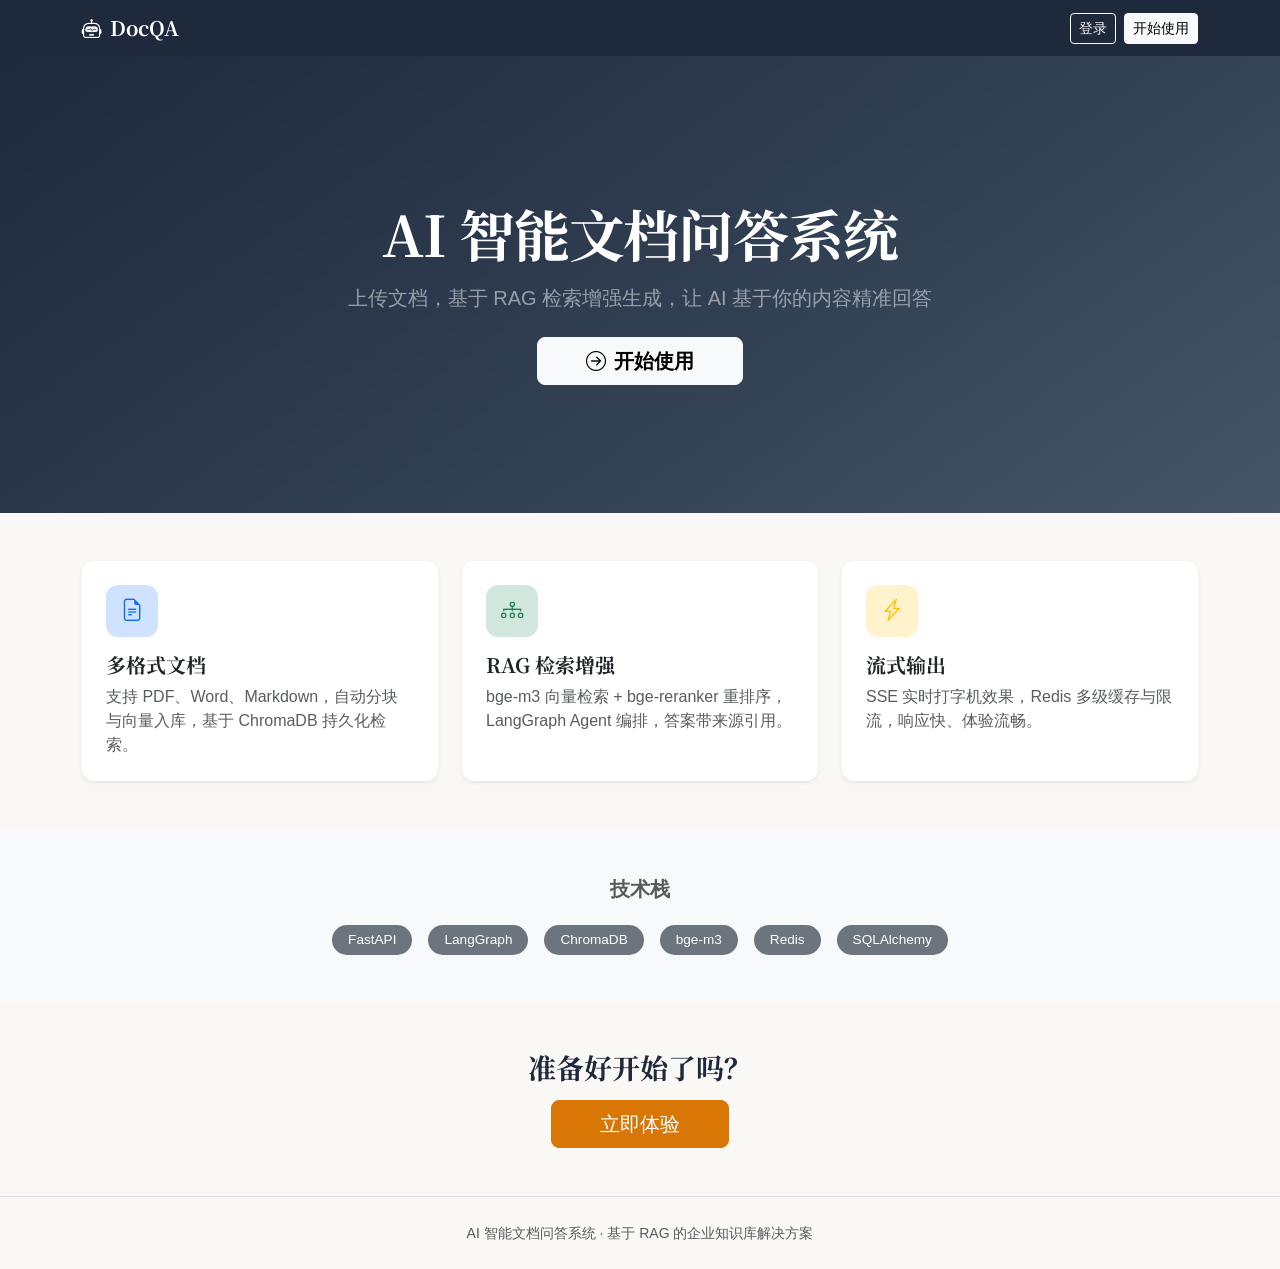
<file: static/index.html>
<!DOCTYPE html>
<html lang="zh-CN">
<head>
    <meta charset="UTF-8">
    <meta name="viewport" content="width=device-width, initial-scale=1.0">
    <title>AI 智能文档问答系统</title>
    <link rel="preconnect" href="https://fonts.googleapis.com">
    <link rel="preconnect" href="https://fonts.gstatic.com" crossorigin>
    <link href="https://fonts.googleapis.com/css2?family=Noto+Serif+SC:wght@600;700&display=swap" rel="stylesheet">
    <link href="https://cdn.jsdelivr.net/npm/bootstrap@5.3.3/dist/css/bootstrap.min.css" rel="stylesheet">
    <link href="https://cdn.jsdelivr.net/npm/bootstrap-icons@1.11.3/font/bootstrap-icons.min.css" rel="stylesheet">
    <link href="/static/css/style.css" rel="stylesheet">
</head>
<body class="landing-body">
    <!-- 顶部导航 -->
    <nav class="navbar navbar-expand-lg navbar-dark bg-transparent landing-nav">
        <div class="container">
            <a class="navbar-brand fw-bold" href="/">
                <i class="bi bi-robot me-2"></i>DocQA
            </a>
            <div class="d-flex">
                <a href="/login.html" class="btn btn-outline-light btn-sm me-2">登录</a>
                <a href="/login.html" class="btn btn-light btn-sm">开始使用</a>
            </div>
        </div>
    </nav>

    <!-- Hero -->
    <header class="landing-hero text-white">
        <div class="container text-center py-5">
            <h1 class="display-4 fw-bold mb-3">AI 智能文档问答系统</h1>
            <p class="lead mb-4 text-white-50">上传文档，基于 RAG 检索增强生成，让 AI 基于你的内容精准回答</p>
            <a href="/login.html" class="btn btn-light btn-lg px-5 fw-semibold">
                <i class="bi bi-arrow-right-circle me-2"></i>开始使用
            </a>
        </div>
    </header>

    <!-- 特性卡片 -->
    <section class="container py-5">
        <div class="row g-4">
            <div class="col-md-4">
                <div class="card feature-card h-100 border-0 shadow-sm">
                    <div class="card-body p-4">
                        <div class="feature-icon bg-primary-subtle text-primary mb-3"><i class="bi bi-file-earmark-text"></i></div>
                        <h5 class="fw-bold">多格式文档</h5>
                        <p class="text-muted mb-0">支持 PDF、Word、Markdown，自动分块与向量入库，基于 ChromaDB 持久化检索。</p>
                    </div>
                </div>
            </div>
            <div class="col-md-4">
                <div class="card feature-card h-100 border-0 shadow-sm">
                    <div class="card-body p-4">
                        <div class="feature-icon bg-success-subtle text-success mb-3"><i class="bi bi-diagram-3"></i></div>
                        <h5 class="fw-bold">RAG 检索增强</h5>
                        <p class="text-muted mb-0">bge-m3 向量检索 + bge-reranker 重排序，LangGraph Agent 编排，答案带来源引用。</p>
                    </div>
                </div>
            </div>
            <div class="col-md-4">
                <div class="card feature-card h-100 border-0 shadow-sm">
                    <div class="card-body p-4">
                        <div class="feature-icon bg-warning-subtle text-warning mb-3"><i class="bi bi-lightning-charge"></i></div>
                        <h5 class="fw-bold">流式输出</h5>
                        <p class="text-muted mb-0">SSE 实时打字机效果，Redis 多级缓存与限流，响应快、体验流畅。</p>
                    </div>
                </div>
            </div>
        </div>
    </section>

    <!-- 技术栈 -->
    <section class="bg-light py-5">
        <div class="container text-center">
            <h5 class="text-muted fw-semibold mb-4">技术栈</h5>
            <div class="d-flex flex-wrap justify-content-center gap-3 tech-badges">
                <span class="badge rounded-pill bg-secondary px-3 py-2">FastAPI</span>
                <span class="badge rounded-pill bg-secondary px-3 py-2">LangGraph</span>
                <span class="badge rounded-pill bg-secondary px-3 py-2">ChromaDB</span>
                <span class="badge rounded-pill bg-secondary px-3 py-2">bge-m3</span>
                <span class="badge rounded-pill bg-secondary px-3 py-2">Redis</span>
                <span class="badge rounded-pill bg-secondary px-3 py-2">SQLAlchemy</span>
            </div>
        </div>
    </section>

    <!-- 底部 CTA -->
    <section class="py-5 text-center">
        <div class="container">
            <h3 class="fw-bold mb-3">准备好开始了吗？</h3>
            <a href="/login.html" class="btn btn-primary btn-lg px-5">立即体验</a>
        </div>
    </section>

    <footer class="text-center text-muted py-4 border-top">
        <small>AI 智能文档问答系统 · 基于 RAG 的企业知识库解决方案</small>
    </footer>

    <script src="/static/js/common.js"></script>
    <script>
        // 已登录用户直接跳对话页，不留在落地页
        if (window.API.Token.exists()) {
            location.href = "/chat.html";
        }
    </script>
</body>
</html>
</file>
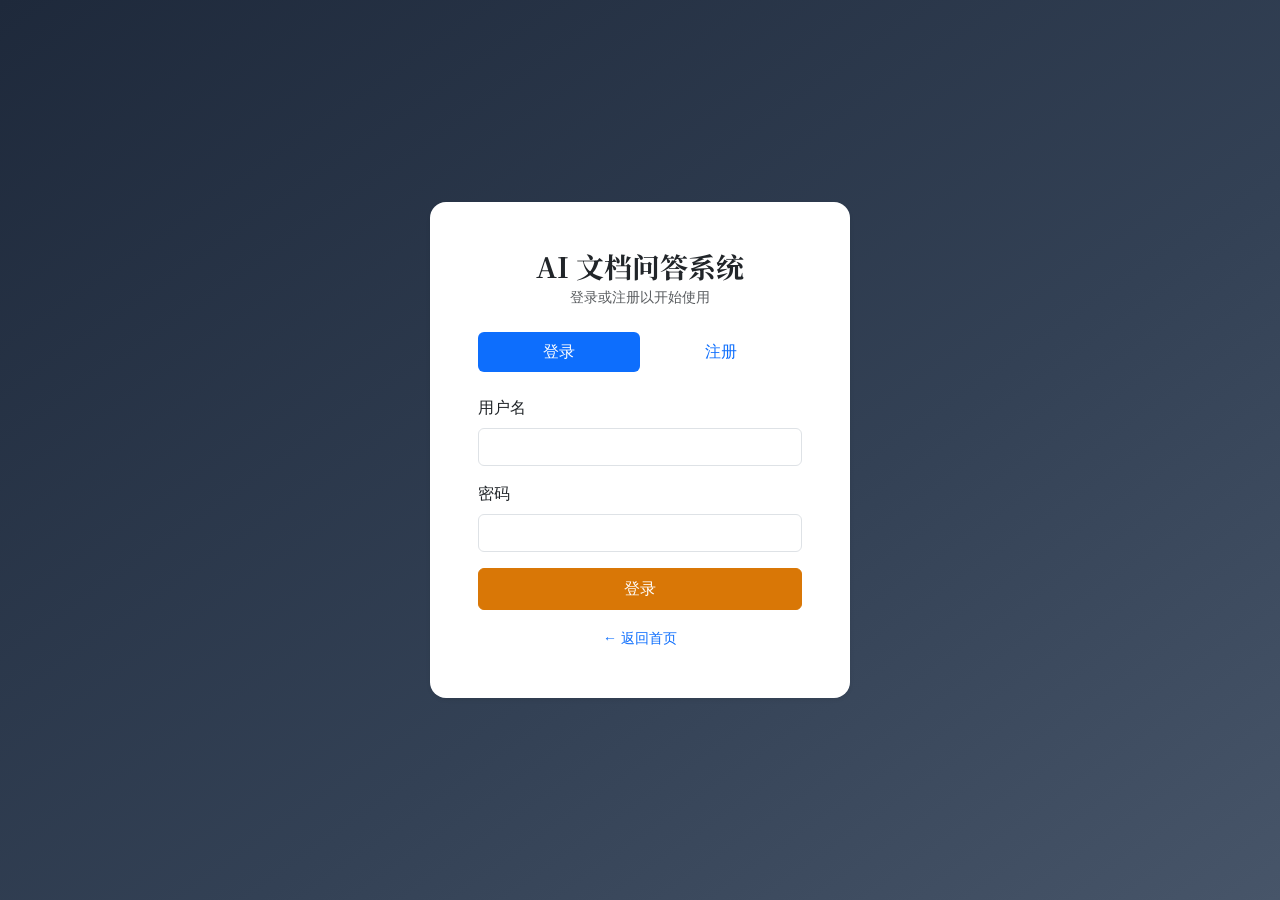
<file: static/login.html>
<!DOCTYPE html>
<html lang="zh-CN">
<head>
    <meta charset="UTF-8">
    <meta name="viewport" content="width=device-width, initial-scale=1.0">
    <title>登录 · AI 智能文档问答系统</title>
    <link rel="preconnect" href="https://fonts.googleapis.com">
    <link rel="preconnect" href="https://fonts.gstatic.com" crossorigin>
    <link href="https://fonts.googleapis.com/css2?family=Noto+Serif+SC:wght@600;700&display=swap" rel="stylesheet">
    <link href="https://cdn.jsdelivr.net/npm/bootstrap@5.3.3/dist/css/bootstrap.min.css" rel="stylesheet">
    <link href="/static/css/style.css" rel="stylesheet">
</head>
<body class="auth-body">
    <div class="auth-wrapper">
        <div class="card auth-card shadow-sm">
            <div class="card-body p-4 p-md-5">
                <div class="text-center mb-4">
                    <h3 class="fw-bold mb-1">AI 文档问答系统</h3>
                    <div class="text-muted small">登录或注册以开始使用</div>
                </div>

                <!-- 切换标签 -->
                <ul class="nav nav-pills nav-justified mb-4" id="authTab" role="tablist">
                    <li class="nav-item" role="presentation">
                        <button class="nav-link active" id="login-tab" data-bs-toggle="pill" data-bs-target="#login-pane" type="button" role="tab">登录</button>
                    </li>
                    <li class="nav-item" role="presentation">
                        <button class="nav-link" id="register-tab" data-bs-toggle="pill" data-bs-target="#register-pane" type="button" role="tab">注册</button>
                    </li>
                </ul>

                <div class="tab-content">
                    <!-- 登录表单 -->
                    <div class="tab-pane fade show active" id="login-pane" role="tabpanel">
                        <form id="loginForm" novalidate>
                            <div class="mb-3">
                                <label class="form-label">用户名</label>
                                <input type="text" class="form-control" name="username" autocomplete="username" required>
                            </div>
                            <div class="mb-3">
                                <label class="form-label">密码</label>
                                <input type="password" class="form-control" name="password" autocomplete="current-password" required>
                            </div>
                            <button type="submit" class="btn btn-primary w-100 py-2" id="loginBtn">登录</button>
                        </form>
                    </div>

                    <!-- 注册表单 -->
                    <div class="tab-pane fade" id="register-pane" role="tabpanel">
                        <form id="registerForm" novalidate>
                            <div class="mb-3">
                                <label class="form-label">用户名</label>
                                <input type="text" class="form-control" name="username" autocomplete="username" required minlength="3" maxlength="50">
                                <div class="form-text">3-50 个字符</div>
                            </div>
                            <div class="mb-3">
                                <label class="form-label">密码</label>
                                <input type="password" class="form-control" name="password" autocomplete="new-password" required minlength="6" maxlength="128">
                                <div class="form-text">至少 6 位</div>
                            </div>
                            <div class="mb-3">
                                <label class="form-label">确认密码</label>
                                <input type="password" class="form-control" name="password2" autocomplete="new-password" required>
                            </div>
                            <button type="submit" class="btn btn-primary w-100 py-2" id="registerBtn">注册</button>
                        </form>
                    </div>
                </div>

                <!-- 提示信息 -->
                <div id="authAlert" class="alert mt-3 mb-0 d-none" role="alert"></div>

                <div class="text-center mt-3">
                    <a href="/" class="text-decoration-none small">← 返回首页</a>
                </div>
            </div>
        </div>
    </div>

    <script src="https://cdn.jsdelivr.net/npm/bootstrap@5.3.3/dist/js/bootstrap.bundle.min.js"></script>
    <script src="/static/js/common.js"></script>
    <script src="/static/js/auth.js"></script>
</body>
</html>
</file>
<file: static/css/style.css>
/* ==========================================================================
   AI 智能文档问答系统 · 墨韵书卷主题
   深靛蓝 + 暖米白 + 琥珀金 | Noto Serif SC 衬线标题
   ========================================================================== */

/* ---------- Design Tokens ---------- */
:root {
    /* 主色：深靛蓝 */
    --ink: #1e293b;
    --ink-light: #475569;
    --ink-muted: #94a3b8;

    /* 背景：暖色调 */
    --paper: #faf8f5;
    --parchment: #f5f0e8;
    --surface: #ffffff;

    /* 强调：琥珀金 */
    --amber: #d97706;
    --amber-dark: #b45309;
    --amber-light: #fef3c7;
    --amber-glow: rgba(217, 119, 6, 0.15);

    /* 边框 */
    --border: #e8e0d4;
    --border-focus: var(--amber);

    /* 阴影（暖色调） */
    --shadow-xs: 0 1px 2px rgba(120, 90, 50, 0.04);
    --shadow-sm: 0 1px 3px rgba(120, 90, 50, 0.06);
    --shadow-md: 0 4px 12px rgba(120, 90, 50, 0.08);
    --shadow-lg: 0 12px 32px rgba(120, 90, 50, 0.1);

    /* 圆角 */
    --radius: 12px;

    /* 过渡 */
    --ease: cubic-bezier(0.4, 0, 0.2, 1);
    --duration: 200ms;

    /* Bootstrap 覆写 */
    --brand: var(--amber);
    --brand-dark: var(--amber-dark);
    --user-bubble: var(--amber);
    --assistant-bubble: var(--parchment);
}

/* ---------- Global Reset ---------- */
body {
    background-color: var(--paper);
    font-family: -apple-system, BlinkMacSystemFont, "Segoe UI", "PingFang SC",
        "Microsoft YaHei", Roboto, Helvetica, Arial, sans-serif;
    color: var(--ink);
    -webkit-font-smoothing: antialiased;
}

/* 标题：Noto Serif SC 衬线 */
.navbar-brand,
h1, h2, h3,
.display-4,
.fw-bold {
    font-family: 'Noto Serif SC', Georgia, 'Times New Roman', serif;
}

/* ---------- Bootstrap 覆写 ---------- */
.btn-primary {
    --bs-btn-bg: var(--amber);
    --bs-btn-border-color: var(--amber);
    --bs-btn-hover-bg: var(--amber-dark);
    --bs-btn-hover-border-color: var(--amber-dark);
    --bs-btn-active-bg: #92400e;
    --bs-btn-focus-shadow: 0 0 0 0.2rem var(--amber-glow);
}

.nav-link.active {
    background-color: var(--amber);
}

/* 导航栏：深靛蓝 */
.navbar-dark.bg-dark,
.navbar-dark {
    background-color: var(--ink) !important;
}

/* ---------- Focus Ring（键盘可访问性） ---------- */
:focus-visible {
    outline: 2px solid var(--amber);
    outline-offset: 2px;
}

/* ---------- Reduced Motion ---------- */
@media (prefers-reduced-motion: reduce) {
    *, *::before, *::after {
        animation-duration: 0.01ms !important;
        transition-duration: 0.01ms !important;
    }
}

/* ===================== 登录页 ===================== */
.auth-body {
    min-height: 100vh;
    display: flex;
    align-items: center;
    justify-content: center;
    background: linear-gradient(145deg, var(--ink) 0%, #334155 60%, #475569 100%);
    padding: 1rem;
}

.auth-wrapper {
    width: 100%;
    max-width: 420px;
}

.auth-card {
    border: none;
    border-radius: 16px;
    box-shadow: var(--shadow-lg);
}

/* ===================== 落地页 ===================== */
.landing-body {
    background-color: var(--paper);
}

.landing-nav {
    position: relative;
    z-index: 2;
}

.landing-hero {
    background: linear-gradient(145deg, var(--ink) 0%, #334155 60%, #475569 100%);
    padding: 6rem 0 5rem;
}

.landing-hero .display-4 {
    letter-spacing: -0.02em;
}

.feature-card {
    border-radius: var(--radius);
    border: 1px solid var(--border);
    transition: transform var(--duration) var(--ease), box-shadow var(--duration) var(--ease);
    background: var(--surface);
}

.feature-card:hover {
    transform: translateY(-3px);
    box-shadow: var(--shadow-lg);
}

.feature-icon {
    width: 52px;
    height: 52px;
    border-radius: var(--radius);
    display: flex;
    align-items: center;
    justify-content: center;
    font-size: 1.4rem;
    background-color: var(--amber-light);
    color: var(--amber);
}

.tech-badges .badge {
    font-weight: 500;
    font-size: 0.85rem;
}

/* ===================== 文档管理页 ===================== */
.drop-zone {
    border: 2px dashed var(--border);
    border-radius: var(--radius);
    cursor: pointer;
    transition: all var(--duration) var(--ease);
    background-color: var(--amber-light);
}

.drop-zone:hover,
.drop-zone.drag-over {
    border-color: var(--amber);
    background-color: #fef0c7;
}

.drop-zone.drag-over {
    transform: scale(1.01);
    box-shadow: var(--shadow-md);
}

.table > :not(caption) > * > * {
    padding: 0.75rem 0.85rem;
}

/* ===================== 对话页 ===================== */
.chat-body {
    background-color: var(--paper);
}

.chat-container {
    display: flex;
    flex-direction: row;
    height: calc(100vh - 56px);
}

/* 左侧会话侧边栏 */
.chat-sidebar {
    width: 260px;
    flex-shrink: 0;
    background-color: var(--surface);
    border-right: 1px solid var(--border);
    display: flex;
    flex-direction: column;
}

.sidebar-header {
    display: flex;
    align-items: center;
    justify-content: space-between;
    padding: 0.85rem 1rem;
    border-bottom: 1px solid var(--border);
}

.conv-list {
    flex: 1;
    overflow-y: auto;
    padding: 0.5rem;
}

.conv-item {
    display: flex;
    align-items: center;
    justify-content: space-between;
    padding: 0.55rem 0.75rem;
    border-radius: 8px;
    cursor: pointer;
    margin-bottom: 2px;
    transition: background-color var(--duration) var(--ease);
    font-size: 0.875rem;
}

.conv-item:hover {
    background-color: var(--parchment);
}

.conv-item.active {
    background-color: var(--amber-light);
    color: var(--amber-dark);
    font-weight: 500;
}

.conv-item .conv-title {
    flex: 1;
    overflow: hidden;
    text-overflow: ellipsis;
    white-space: nowrap;
}

.conv-item .conv-del {
    opacity: 0;
    border: none;
    background: transparent;
    color: #dc2626;
    padding: 0 0.25rem;
    font-size: 0.9rem;
    transition: opacity var(--duration) var(--ease);
}

.conv-item:hover .conv-del,
.conv-item.active .conv-del {
    opacity: 0.6;
}

.conv-item .conv-del:hover {
    opacity: 1;
}

/* 右侧对话主区 */
.chat-main {
    flex: 1;
    display: flex;
    flex-direction: column;
    min-width: 0;
}

.chat-box {
    flex: 1;
    overflow-y: auto;
    padding: 1.5rem 0;
}

.msg-row {
    display: flex;
    margin-bottom: 1.25rem;
    padding: 0 1rem;
    max-width: 860px;
    margin-left: auto;
    margin-right: auto;
    width: 100%;
    /* 消息入场动画 */
    animation: msgFadeIn 0.3s var(--ease) both;
}

@keyframes msgFadeIn {
    from { opacity: 0; transform: translateY(8px); }
    to { opacity: 1; transform: translateY(0); }
}

.user-row {
    justify-content: flex-end;
}

.assistant-row {
    justify-content: flex-start;
}

.bubble {
    max-width: 80%;
    padding: 0.8rem 1rem;
    border-radius: var(--radius);
    line-height: 1.65;
    word-break: break-word;
}

/* 用户气泡：便签效果 */
.user-bubble {
    background: linear-gradient(135deg, var(--amber) 0%, #e8920d 100%);
    color: #fff;
    border-bottom-right-radius: 4px;
    box-shadow: 0 2px 8px rgba(217, 119, 6, 0.25);
    transform: rotate(-0.5deg);
    transition: transform var(--duration) var(--ease);
}

.user-bubble:hover {
    transform: rotate(0deg) scale(1.01);
}

/* AI 气泡：羊皮纸质感 */
.assistant-bubble {
    background-color: var(--parchment);
    border: 1px solid var(--border);
    border-bottom-left-radius: 4px;
    box-shadow: var(--shadow-xs);
}

/* 打字机光标：琥珀色 */
.typing-cursor {
    display: inline-block;
    width: 7px;
    height: 1.1em;
    background-color: var(--amber);
    vertical-align: text-bottom;
    margin-left: 2px;
    border-radius: 1px;
    animation: blink 1s steps(2, start) infinite;
}

@keyframes blink {
    to { visibility: hidden; }
}

/* ===================== Markdown 渲染样式 ===================== */
.assistant-bubble pre {
    background: linear-gradient(135deg, #1a1a2e 0%, var(--ink) 100%);
    color: #e2e8f0;
    padding: 0.85rem;
    border-radius: var(--radius);
    overflow-x: auto;
    margin: 0.6rem 0;
    font-size: 0.85em;
}

.assistant-bubble code {
    font-family: "SF Mono", "Cascadia Code", Consolas, "Liberation Mono", Menlo, monospace;
    font-size: 0.85em;
}

.assistant-bubble :not(pre) > code {
    background-color: var(--amber-light);
    color: var(--amber-dark);
    padding: 0.15em 0.4em;
    border-radius: 6px;
    font-size: 0.85em;
}

.assistant-bubble p {
    margin-bottom: 0.6rem;
}

.assistant-bubble p:last-child {
    margin-bottom: 0;
}

.assistant-bubble ul,
.assistant-bubble ol {
    padding-left: 1.5rem;
    margin-bottom: 0.6rem;
}

.assistant-bubble h1,
.assistant-bubble h2,
.assistant-bubble h3 {
    font-size: 1.05rem;
    font-weight: 600;
    margin: 0.6rem 0 0.4rem;
    font-family: 'Noto Serif SC', serif;
}

/* ===================== 来源标注 ===================== */
.sources-area {
    display: flex;
    flex-wrap: wrap;
    align-items: center;
    gap: 0.35rem;
    padding-bottom: 0.5rem;
    border-bottom: 1px solid var(--border);
}

.sources-label {
    color: var(--ink-muted);
    font-size: 0.75rem;
    font-weight: 500;
    letter-spacing: 0.02em;
}

.source-chip {
    display: inline-flex;
    align-items: center;
    background-color: var(--amber-light);
    color: var(--amber);
    border: 1px solid #fcd34d;
    border-radius: 999px;
    padding: 0.15rem 0.55rem;
    font-size: 0.72rem;
    font-weight: 500;
    line-height: 1.5;
    transition: background var(--duration) var(--ease);
}

.source-chip:hover {
    background-color: #fef0c7;
}

/* ===================== 推理过程面板 ===================== */
.reasoning-panel {
    background-color: #fffbeb;
    border: 1px solid #fde68a;
    border-radius: var(--radius);
    padding: 0.5rem 0.8rem;
}

.reasoning-summary {
    cursor: pointer;
    font-size: 0.82rem;
    color: #92400e;
    font-weight: 500;
    list-style: none;
}

.reasoning-summary::-webkit-details-marker {
    display: none;
}

.reasoning-summary::before {
    content: "▶";
    display: inline-block;
    margin-right: 0.35rem;
    transition: transform var(--duration) var(--ease);
    font-size: 0.65rem;
}

.reasoning-panel[open] .reasoning-summary::before {
    transform: rotate(90deg);
}

.reasoning-content {
    border-top: 1px dashed #fde68a;
    padding-top: 0.4rem;
}

.reasoning-pre {
    background-color: transparent;
    color: #78716c;
    font-size: 0.8rem;
    line-height: 1.6;
    white-space: pre-wrap;
    word-break: break-word;
    margin: 0;
    padding: 0;
}

/* ===================== 输入区 ===================== */
.chat-input-area {
    background-color: var(--surface);
    border-top: 1px solid var(--border);
    padding: 0.85rem 0;
}

#questionInput {
    resize: none;
    max-height: 160px;
    border-radius: var(--radius);
    line-height: 1.5;
    transition: border-color var(--duration) var(--ease), box-shadow var(--duration) var(--ease);
}

#questionInput:focus {
    border-color: var(--amber);
    box-shadow: 0 0 0 3px var(--amber-glow);
}

/* ===================== 深度思考开关 ===================== */
.thinking-switch {
    margin: 0;
}

.thinking-switch .form-check-input {
    cursor: pointer;
    width: 2.5em;
    height: 1.25em;
    transition: background-color var(--duration) var(--ease), border-color var(--duration) var(--ease);
}

.thinking-switch .form-check-input:checked {
    background-color: var(--amber);
    border-color: var(--amber);
}

.thinking-switch .form-check-label {
    cursor: pointer;
    color: var(--ink-light);
    user-select: none;
    transition: color var(--duration) var(--ease);
}

.thinking-switch .form-check-input:checked ~ .form-check-label {
    color: var(--amber-dark);
    font-weight: 500;
}

/* 侧边栏新建按钮 */
#newConvBtn {
    color: var(--amber);
    border-color: var(--amber);
}
#newConvBtn:hover {
    background-color: var(--amber-light);
    color: var(--amber-dark);
    border-color: var(--amber-dark);
}

/* ===================== Toast ===================== */
.toast {
    border-radius: var(--radius);
    box-shadow: var(--shadow-lg);
}

/* ===================== 响应式 ===================== */
@media (max-width: 576px) {
    .bubble {
        max-width: 92%;
    }

    .landing-hero {
        padding: 3rem 0;
    }

    .landing-hero .display-4 {
        font-size: 1.75rem;
    }
}

@media (max-width: 768px) {
    .chat-sidebar {
        position: fixed;
        top: 56px;
        left: 0;
        bottom: 0;
        z-index: 1000;
        transform: translateX(-100%);
        transition: transform 0.25s var(--ease);
        box-shadow: var(--shadow-lg);
    }

    .chat-sidebar.open {
        transform: translateX(0);
    }
}
</file>
